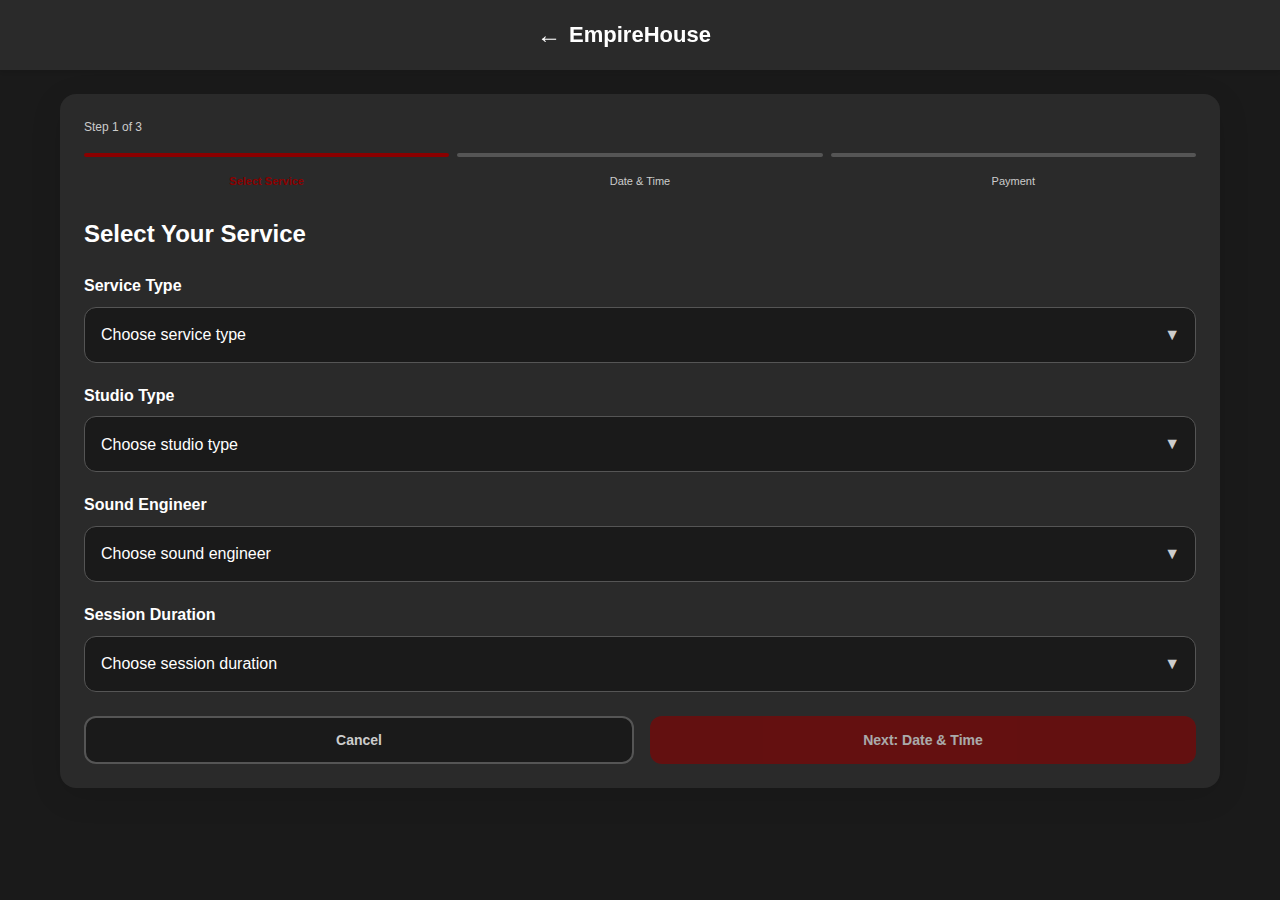
<file: booking.html>
<!DOCTYPE html>
<html lang="en">
<head>
    <meta charset="UTF-8">
    <meta name="viewport" content="width=device-width, initial-scale=1.0">
    <title>Book Studio - Empire House Productions</title>
    <style>
        * {
            margin: 0;
            padding: 0;
            box-sizing: border-box;
            font-family: 'Inter', 'Segoe UI', Tahoma, Geneva, Verdana, sans-serif;
        }

        :root {
            --primary-bg: #1A1A1A;
            --secondary-bg: #2A2A2A;
            --accent-gold: #D4AF37;
            --accent-red: #8B0000;
            --text-white: #FFFFFF;
            --text-light: #CCCCCC;
            --text-gray: #888888;
            --border-color: #3A3A3A;
            --alternate: #555555;
        }

        body {
            background-color: var(--primary-bg);
            color: var(--text-white);
            line-height: 1.6;
        }

        .container {
            max-width: 1200px;
            margin: 0 auto;
            padding: 0 20px;
        }

        /* Header Styles */
        header {
            background-color: var(--secondary-bg);
            position: fixed;
            width: 100%;
            top: 0;
            z-index: 1000;
            height: 70px;
            display: flex;
            align-items: center;
            box-shadow: 0 2px 4px rgba(0,0,0,0.1);
        }

        .navbar {
            display: flex;
            justify-content: space-between;
            align-items: center;
            width: 100%;
        }

        .back-button {
            background: none;
            border: none;
            color: var(--text-white);
            font-size: 1.5rem;
            cursor: pointer;
            padding: 8px;
        }

        .logo {
            font-size: 1.375rem;
            font-weight: 600;
            color: var(--text-white);
        }

        /* Main Content */
        .main-content {
            margin-top: 70px;
            padding: 1.5rem 0;
        }

        /* Booking Card */
        .booking-card {
            background: var(--secondary-bg);
            border-radius: 16px;
            box-shadow: 0 8px 32px rgba(0,0,0,0.1);
            padding: 1.5rem;
            margin-bottom: 2rem;
        }

        /* Progress Section */
        .progress-section {
            margin-bottom: 1.5rem;
        }

        .progress-text {
            color: var(--text-light);
            font-size: 0.75rem;
            font-weight: 500;
            margin-bottom: 1rem;
        }

        .progress-bar {
            display: flex;
            gap: 8px;
            margin-bottom: 1rem;
        }

        .progress-step {
            flex: 1;
            height: 4px;
            border-radius: 2px;
        }

        .step-active {
            background: var(--accent-red);
        }

        .step-inactive {
            background: var(--alternate);
        }

        .step-labels {
            display: flex;
            gap: 8px;
        }

        .step-label {
            flex: 1;
            font-size: 0.6875rem;
            text-align: center;
        }

        .step-active-label {
            color: var(--accent-red);
            font-weight: 600;
        }

        .step-inactive-label {
            color: var(--text-light);
            font-weight: 500;
        }

        /* Form Section */
        .form-section h2 {
            font-size: 1.5rem;
            font-weight: bold;
            margin-bottom: 1.25rem;
        }

        .form-group {
            margin-bottom: 1.25rem;
        }

        .form-label {
            display: block;
            margin-bottom: 0.5rem;
            color: var(--text-white);
            font-weight: 600;
        }

        .select-wrapper {
            position: relative;
            width: 100%;
        }

        .form-select {
            width: 100%;
            height: 56px;
            padding: 0 16px;
            background: var(--primary-bg);
            border: 1px solid var(--alternate);
            border-radius: 12px;
            color: var(--text-white);
            font-size: 1rem;
            appearance: none;
            cursor: pointer;
        }

        .select-arrow {
            position: absolute;
            right: 16px;
            top: 50%;
            transform: translateY(-50%);
            color: var(--text-light);
            pointer-events: none;
        }

        .form-select:focus {
            outline: none;
            border-color: var(--accent-gold);
        }

        /* Button Section */
        .button-section {
            display: flex;
            gap: 16px;
            margin-top: 1.5rem;
        }

        .btn {
            flex: 1;
            height: 48px;
            border: none;
            border-radius: 12px;
            font-size: 0.875rem;
            font-weight: 600;
            cursor: pointer;
            transition: all 0.3s ease;
            display: flex;
            align-items: center;
            justify-content: center;
        }

        .btn-cancel {
            background: var(--primary-bg);
            color: var(--text-light);
            border: 2px solid var(--alternate);
        }

        .btn-cancel:hover {
            background: var(--alternate);
            color: var(--text-white);
        }

        .btn-next {
            background: var(--accent-red);
            color: var(--text-white);
        }

        .btn-next:hover {
            background: #A52A2A;
        }

        /* Responsive Design */
        @media (max-width: 768px) {
            .booking-card {
                padding: 1rem;
            }

            .button-section {
                flex-direction: column;
            }

            .step-labels {
                font-size: 0.6rem;
            }
        }
    </style>
</head>
<body>
    <!-- Header -->
    <header>
        <div class="container">
            <nav class="navbar">
                <button class="back-button" onclick="location.href='index.html'">←</button>
                <div class="logo">EmpireHouse</div>
                <div style="width: 40px;"></div> <!-- Spacer for balance -->
            </nav>
        </div>
    </header>

    <!-- Main Content -->
    <main class="main-content">
        <div class="container">
            <div class="booking-card">
                <!-- Progress Section -->
                <div class="progress-section">
                    <div class="progress-text">Step 1 of 3</div>
                    <div class="progress-bar">
                        <div class="progress-step step-active"></div>
                        <div class="progress-step step-inactive"></div>
                        <div class="progress-step step-inactive"></div>
                    </div>
                    <div class="step-labels">
                        <div class="step-label step-active-label">Select Service</div>
                        <div class="step-label step-inactive-label">Date & Time</div>
                        <div class="step-label step-inactive-label">Payment</div>
                    </div>
                </div>

                <!-- Form Section -->
                <div class="form-section">
                    <h2>Select Your Service</h2>
                    
                    <form id="bookingForm">
                        <!-- Service Type -->
                        <div class="form-group">
                            <label class="form-label">Service Type</label>
                            <div class="select-wrapper">
                                <select class="form-select" id="serviceType" required>
                                    <option value="" disabled selected>Choose service type</option>
                                    <option value="studio-recording">Studio Recording</option>
                                    <option value="mixing-mastering">Mixing & Mastering</option>
                                    <option value="music-production">Music Production</option>
                                    <option value="vocal-recording">Vocal Recording</option>
                                    <option value="podcast-recording">Podcast Recording</option>
                                </select>
                                <div class="select-arrow">▼</div>
                            </div>
                        </div>

                        <!-- Studio Type -->
                        <div class="form-group">
                            <label class="form-label">Studio Type</label>
                            <div class="select-wrapper">
                                <select class="form-select" id="studioType" required>
                                    <option value="" disabled selected>Choose studio type</option>
                                    <option value="studio-a">Studio A - Premium</option>
                                    <option value="studio-b">Studio B - Standard</option>
                                    <option value="studio-c">Studio C - Vocal Booth</option>
                                    <option value="studio-d">Studio D - Live Room</option>
                                </select>
                                <div class="select-arrow">▼</div>
                            </div>
                        </div>

                        <!-- Sound Engineer -->
                        <div class="form-group">
                            <label class="form-label">Sound Engineer</label>
                            <div class="select-wrapper">
                                <select class="form-select" id="soundEngineer" required>
                                    <option value="" disabled selected>Choose sound engineer</option>
                                    <option value="marcus">Marcus Johnson - Senior</option>
                                    <option value="sarah">Sarah Chen - Lead</option>
                                    <option value="david">David Rodriguez - Specialist</option>
                                    <option value="emily">Emily Thompson - Junior</option>
                                    <option value="none">No Engineer Required</option>
                                </select>
                                <div class="select-arrow">▼</div>
                            </div>
                        </div>

                        <!-- Session Duration -->
                        <div class="form-group">
                            <label class="form-label">Session Duration</label>
                            <div class="select-wrapper">
                                <select class="form-select" id="sessionDuration" required>
                                    <option value="" disabled selected>Choose session duration</option>
                                    <option value="2-hours">2 Hours - $150</option>
                                    <option value="4-hours">4 Hours - $280</option>
                                    <option value="6-hours">6 Hours - $400</option>
                                    <option value="8-hours">8 Hours - $520</option>
                                    <option value="full-day">Full Day (10 Hours) - $650</option>
                                </select>
                                <div class="select-arrow">▼</div>
                            </div>
                        </div>

                        <!-- Buttons -->
                        <div class="button-section">
                            <button type="button" class="btn btn-cancel" onclick="location.href='index.html'">Cancel</button>
                            <button type="button" class="btn btn-next" onclick="proceedToNextStep()">Next: Date & Time</button>
                        </div>
                    </form>
                </div>
            </div>
        </div>
    </main>

    <script>
        // Form handling and validation
        document.addEventListener('DOMContentLoaded', function() {
            const form = document.getElementById('bookingForm');
            const nextButton = document.querySelector('.btn-next');
            
            // Add change event listeners to all selects
            const selects = form.querySelectorAll('select');
            selects.forEach(select => {
                select.addEventListener('change', function() {
                    validateForm();
                });
            });

            function validateForm() {
                let isValid = true;
                
                selects.forEach(select => {
                    if (!select.value) {
                        isValid = false;
                    }
                });

                // Enable/disable next button based on validation
                if (isValid) {
                    nextButton.disabled = false;
                    nextButton.style.opacity = '1';
                    nextButton.style.cursor = 'pointer';
                } else {
                    nextButton.disabled = true;
                    nextButton.style.opacity = '0.6';
                    nextButton.style.cursor = 'not-allowed';
                }
                
                return isValid;
            }

            // Initialize form validation
            validateForm();
        });

        function proceedToNextStep() {
            // Collect form data
            const formData = {
                serviceType: document.getElementById('serviceType').value,
                studioType: document.getElementById('studioType').value,
                soundEngineer: document.getElementById('soundEngineer').value,
                sessionDuration: document.getElementById('sessionDuration').value
            };

            // Validate form
            let isValid = true;
            Object.values(formData).forEach(value => {
                if (!value) isValid = false;
            });

            if (!isValid) {
                alert('Please fill in all fields before proceeding.');
                return;
            }

            // Store booking data in sessionStorage
            sessionStorage.setItem('bookingData', JSON.stringify(formData));
            
            // Redirect to next step (date & time selection)
            // For now, redirect to payments page as per your Flutter Flow code
            window.location.href = 'payments.html';
        }

        // Load previously saved data if available
        window.addEventListener('load', function() {
            const savedData = sessionStorage.getItem('bookingData');
            if (savedData) {
                const formData = JSON.parse(savedData);
                document.getElementById('serviceType').value = formData.serviceType || '';
                document.getElementById('studioType').value = formData.studioType || '';
                document.getElementById('soundEngineer').value = formData.soundEngineer || '';
                document.getElementById('sessionDuration').value = formData.sessionDuration || '';
            }
        });
    </script>
</body>
</html>
</file>
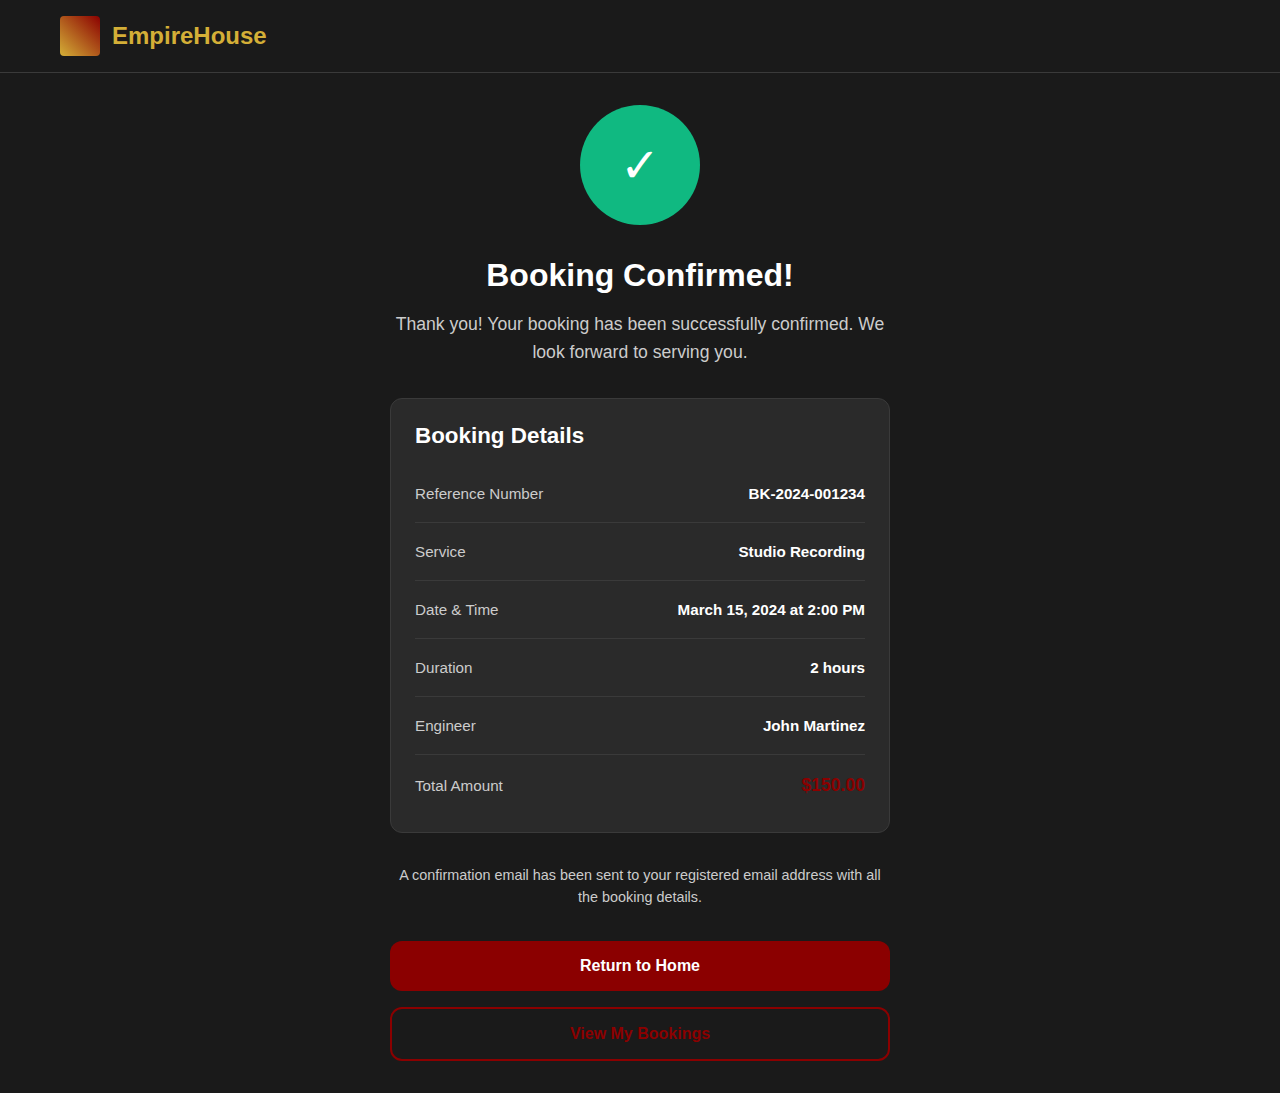
<file: confirmation.html>
<!DOCTYPE html>
<html lang="en">
<head>
    <meta charset="UTF-8">
    <meta name="viewport" content="width=device-width, initial-scale=1.0">
    <title>Booking Confirmed - Empire House</title>
    <style>
        * {
            margin: 0;
            padding: 0;
            box-sizing: border-box;
            font-family: 'Inter', 'Segoe UI', Tahoma, Geneva, Verdana, sans-serif;
        }

        :root {
            --primary-bg: #1A1A1A;
            --secondary-bg: #2A2A2A;
            --accent-gold: #D4AF37;
            --accent-red: #8B0000;
            --success: #10B981;
            --text-white: #FFFFFF;
            --text-light: #CCCCCC;
            --text-gray: #888888;
            --border-color: #3A3A3A;
        }

        body {
            background-color: var(--primary-bg);
            color: var(--text-white);
            min-height: 100vh;
            display: flex;
            flex-direction: column;
        }

        /* Header Styles */
        header {
            background-color: var(--primary-bg);
            border-bottom: 1px solid var(--border-color);
            position: sticky;
            top: 0;
            z-index: 100;
        }

        .navbar {
            display: flex;
            justify-content: space-between;
            align-items: center;
            padding: 1rem 0;
        }

        .logo {
            display: flex;
            align-items: center;
            gap: 12px;
        }

        .logo-img {
            width: 40px;
            height: 40px;
            border-radius: 4px;
            background: linear-gradient(45deg, var(--accent-gold), var(--accent-red));
        }

        .logo-text {
            font-size: 1.5rem;
            font-weight: bold;
            color: var(--accent-gold);
        }

        .container {
            max-width: 1200px;
            margin: 0 auto;
            padding: 0 20px;
        }

        /* Confirmation Content */
        .confirmation-container {
            flex: 1;
            display: flex;
            align-items: center;
            justify-content: center;
            padding: 2rem 0;
        }

        .confirmation-content {
            width: 100%;
            max-width: 500px;
            text-align: center;
        }

        .success-icon {
            width: 120px;
            height: 120px;
            background: var(--success);
            border-radius: 50%;
            display: flex;
            align-items: center;
            justify-content: center;
            margin: 0 auto 2rem;
            color: var(--text-white);
            font-size: 3rem;
        }

        .confirmation-title {
            font-size: 2rem;
            font-weight: bold;
            margin-bottom: 1rem;
            color: var(--text-white);
        }

        .confirmation-message {
            color: var(--text-light);
            font-size: 1.1rem;
            line-height: 1.6;
            margin-bottom: 2rem;
        }

        /* Booking Details Card */
        .booking-card {
            background: var(--secondary-bg);
            border: 1px solid var(--border-color);
            border-radius: 12px;
            padding: 1.5rem;
            margin-bottom: 2rem;
            text-align: left;
        }

        .card-title {
            font-size: 1.4rem;
            font-weight: 600;
            margin-bottom: 1.5rem;
            color: var(--text-white);
        }

        .detail-row {
            display: flex;
            justify-content: space-between;
            align-items: center;
            padding: 0.75rem 0;
        }

        .detail-label {
            color: var(--text-light);
            font-size: 0.95rem;
        }

        .detail-value {
            color: var(--text-white);
            font-weight: 600;
            font-size: 0.95rem;
        }

        .detail-value.amount {
            color: var(--accent-red);
            font-size: 1.1rem;
            font-weight: bold;
        }

        .divider {
            height: 1px;
            background: var(--border-color);
            margin: 0.5rem 0;
        }

        /* Email Confirmation */
        .email-confirmation {
            color: var(--text-light);
            font-size: 0.9rem;
            line-height: 1.5;
            margin-bottom: 2rem;
            text-align: center;
        }

        /* Action Buttons */
        .action-buttons {
            display: flex;
            flex-direction: column;
            gap: 1rem;
        }

        .btn {
            padding: 1rem 2rem;
            border: none;
            border-radius: 12px;
            font-size: 1rem;
            font-weight: 600;
            cursor: pointer;
            transition: all 0.3s ease;
            text-decoration: none;
            display: inline-block;
            text-align: center;
        }

        .btn-primary {
            background: var(--accent-red);
            color: var(--text-white);
        }

        .btn-primary:hover {
            background: #A52A2A;
        }

        .btn-outline {
            background: transparent;
            color: var(--accent-red);
            border: 2px solid var(--accent-red);
        }

        .btn-outline:hover {
            background: var(--accent-red);
            color: var(--text-white);
        }

        /* Responsive Design */
        @media (max-width: 768px) {
            .confirmation-container {
                padding: 1rem 0;
            }
            
            .confirmation-content {
                padding: 0 1rem;
            }
            
            .success-icon {
                width: 100px;
                height: 100px;
                font-size: 2.5rem;
            }
            
            .confirmation-title {
                font-size: 1.75rem;
            }
            
            .booking-card {
                padding: 1rem;
            }
        }

        @media (max-width: 480px) {
            .detail-row {
                flex-direction: column;
                align-items: flex-start;
                gap: 0.25rem;
            }
            
            .btn {
                padding: 0.875rem 1.5rem;
            }
        }
    </style>
</head>
<body>
    <!-- Header -->
    <header>
        <div class="container">
            <nav class="navbar">
                <div class="logo">
                    <div class="logo-img"></div>
                    <div class="logo-text">EmpireHouse</div>
                </div>
            </nav>
        </div>
    </header>

    <!-- Confirmation Content -->
    <main class="confirmation-container">
        <div class="container">
            <div class="confirmation-content">
                <!-- Success Icon -->
                <div class="success-icon">✓</div>
                
                <!-- Confirmation Message -->
                <h1 class="confirmation-title">Booking Confirmed!</h1>
                <p class="confirmation-message">
                    Thank you! Your booking has been successfully confirmed. We look forward to serving you.
                </p>
                
                <!-- Booking Details Card -->
                <div class="booking-card">
                    <h2 class="card-title">Booking Details</h2>
                    
                    <div class="detail-row">
                        <span class="detail-label">Reference Number</span>
                        <span class="detail-value">BK-2024-001234</span>
                    </div>
                    <div class="divider"></div>
                    
                    <div class="detail-row">
                        <span class="detail-label">Service</span>
                        <span class="detail-value">Studio Recording</span>
                    </div>
                    <div class="divider"></div>
                    
                    <div class="detail-row">
                        <span class="detail-label">Date & Time</span>
                        <span class="detail-value">March 15, 2024 at 2:00 PM</span>
                    </div>
                    <div class="divider"></div>
                    
                    <div class="detail-row">
                        <span class="detail-label">Duration</span>
                        <span class="detail-value">2 hours</span>
                    </div>
                    <div class="divider"></div>
                    
                    <div class="detail-row">
                        <span class="detail-label">Engineer</span>
                        <span class="detail-value">John Martinez</span>
                    </div>
                    <div class="divider"></div>
                    
                    <div class="detail-row">
                        <span class="detail-label">Total Amount</span>
                        <span class="detail-value amount">$150.00</span>
                    </div>
                </div>
                
                <!-- Email Confirmation -->
                <p class="email-confirmation">
                    A confirmation email has been sent to your registered email address with all the booking details.
                </p>
                
                <!-- Action Buttons -->
                <div class="action-buttons">
                    <button onclick="location.href='index.html'" class="btn btn-primary">Return to Home</button>
                    <button onclick="location.href='profile.html'" class="btn btn-outline">View My Bookings</button>
                </div>
            </div>
        </div>
    </main>

    <script>
        // Simple page interactions
        document.addEventListener('DOMContentLoaded', function() {
            // Add any confirmation page specific JavaScript here
            console.log('Confirmation page loaded');
            
            // You could add functionality to:
            // 1. Display dynamic booking details from URL parameters
            // 2. Send confirmation email via Firebase
            // 3. Track conversion analytics
        });
    </script>
</body>
</html>
</file>
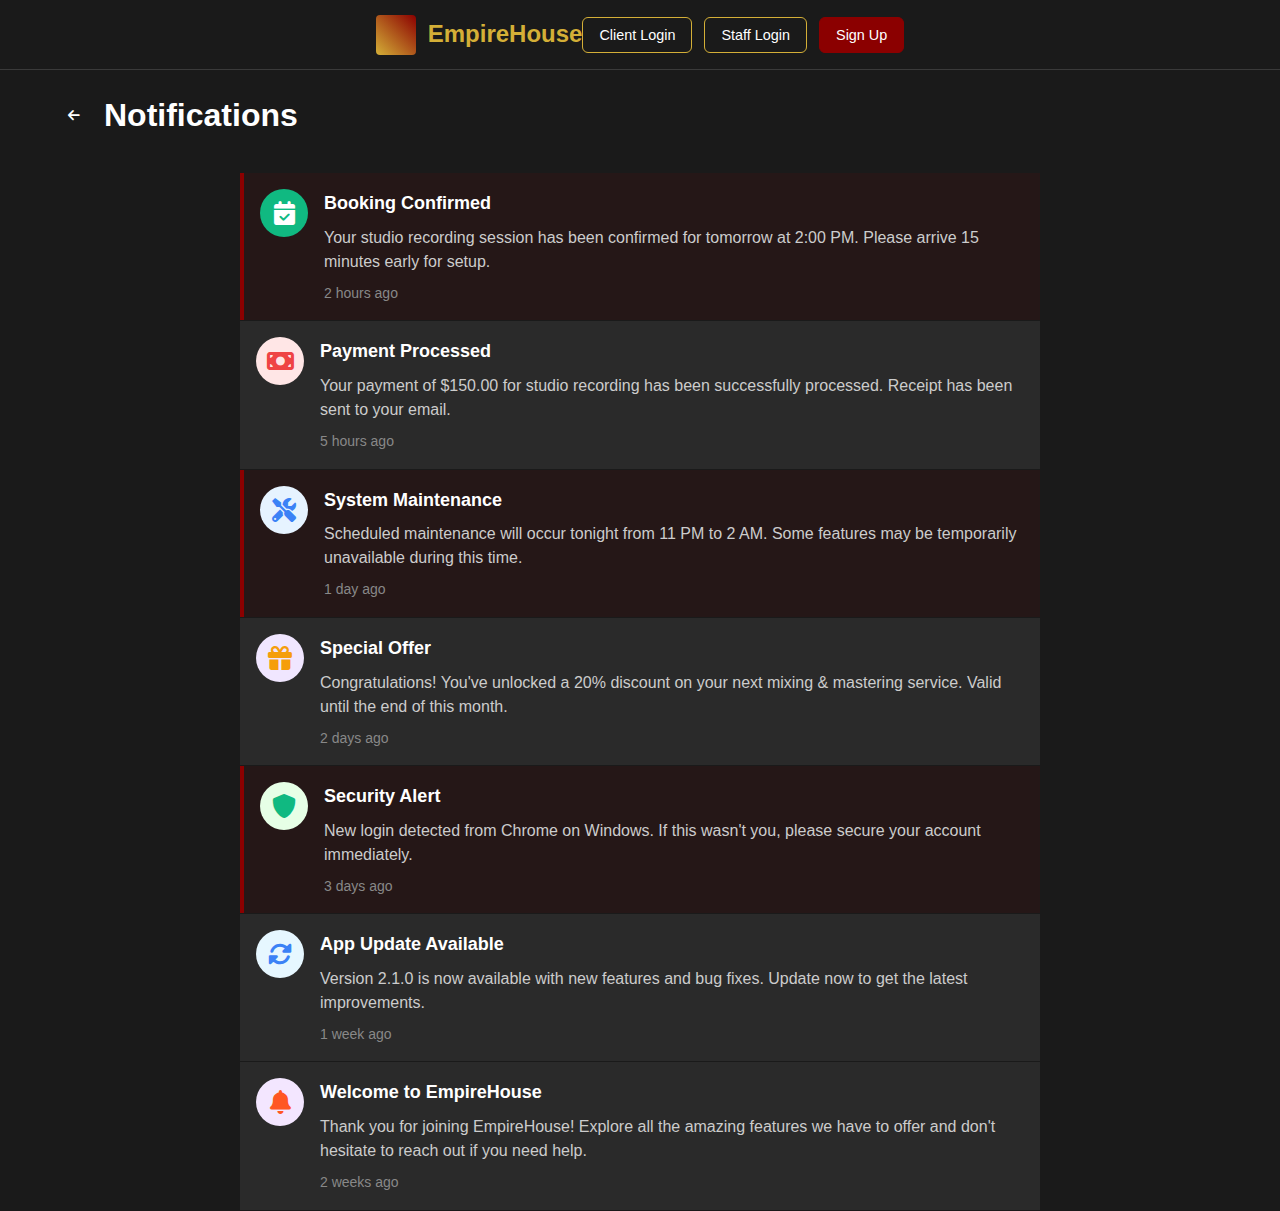
<file: notifications.html>
<!DOCTYPE html>
<html lang="en">
<head>
    <meta charset="UTF-8">
    <meta name="viewport" content="width=device-width, initial-scale=1.0">
    <title>Notifications - Empire House</title>
    <style>
        * {
            margin: 0;
            padding: 0;
            box-sizing: border-box;
            font-family: 'Inter', 'Segoe UI', Tahoma, Geneva, Verdana, sans-serif;
        }

        :root {
            --primary-bg: #1A1A1A;
            --secondary-bg: #2A2A2A;
            --accent-gold: #D4AF37;
            --accent-red: #8B0000;
            --text-white: #FFFFFF;
            --text-light: #CCCCCC;
            --text-gray: #888888;
            --border-color: #3A3A3A;
            --success: #10B981;
            --error: #EF4444;
            --info: #3B82F6;
            --warning: #F59E0B;
        }

        body {
            background-color: var(--primary-bg);
            color: var(--text-white);
            line-height: 1.6;
        }

        .container {
            max-width: 1200px;
            margin: 0 auto;
            padding: 0 20px;
        }

        /* Header Styles */
        header {
            background-color: var(--primary-bg);
            position: fixed;
            width: 100%;
            top: 0;
            z-index: 1000;
            height: 70px;
            display: flex;
            align-items: center;
            border-bottom: 1px solid var(--border-color);
        }

        .navbar {
            display: flex;
            justify-content: space-between;
            align-items: center;
            width: 100%;
        }

        .logo {
            display: flex;
            align-items: center;
            gap: 12px;
        }

        .logo-img {
            width: 40px;
            height: 40px;
            border-radius: 4px;
            background: linear-gradient(45deg, var(--accent-gold), var(--accent-red));
        }

        .logo-text {
            font-size: 1.5rem;
            font-weight: bold;
            color: var(--accent-gold);
        }

        .nav-buttons {
            display: flex;
            gap: 12px;
        }

        .nav-btn {
            padding: 8px 16px;
            background: transparent;
            border: 1px solid var(--accent-gold);
            color: var(--text-white);
            border-radius: 6px;
            cursor: pointer;
            transition: all 0.3s ease;
            font-size: 0.9rem;
            height: 36px;
            display: flex;
            align-items: center;
            justify-content: center;
        }

        .nav-btn:hover {
            background: var(--accent-gold);
            color: var(--primary-bg);
        }

        .nav-btn.primary {
            background: var(--accent-red);
            border-color: var(--accent-red);
        }

        .nav-btn.primary:hover {
            background: #A52A2A;
            border-color: #A52A2A;
        }

        /* Page Header */
        .page-header {
            margin-top: 90px;
            margin-bottom: 2rem;
            display: flex;
            align-items: center;
            gap: 1rem;
        }

        .back-btn {
            background: transparent;
            border: none;
            color: var(--text-white);
            cursor: pointer;
            padding: 8px;
            border-radius: 20px;
            display: flex;
            align-items: center;
            justify-content: center;
            transition: background 0.3s ease;
        }

        .back-btn:hover {
            background: var(--secondary-bg);
        }

        .page-title {
            font-size: 2rem;
            font-weight: bold;
            color: var(--text-white);
        }

        /* Notifications List */
        .notifications-container {
            max-width: 800px;
            margin: 0 auto;
        }

        .notification-item {
            background: var(--secondary-bg);
            margin-bottom: 1px;
            transition: background 0.3s ease;
        }

        .notification-item.unread {
            background: rgba(139, 0, 0, 0.1);
            border-left: 4px solid var(--accent-red);
        }

        .notification-content {
            padding: 1rem;
            display: flex;
            gap: 1rem;
            align-items: flex-start;
        }

        .notification-icon {
            width: 48px;
            height: 48px;
            border-radius: 50%;
            display: flex;
            align-items: center;
            justify-content: center;
            flex-shrink: 0;
        }

        .icon-success {
            background: var(--success);
        }

        .icon-error {
            background: #FFE6E6;
        }

        .icon-info {
            background: #E6F3FF;
        }

        .icon-warning {
            background: #F0E6FF;
        }

        .icon-security {
            background: #E6FFE6;
        }

        .icon-update {
            background: #E6F7FF;
        }

        .icon-welcome {
            background: #F3E6FF;
        }

        .notification-icon i {
            font-size: 1.5rem;
        }

        .icon-success i {
            color: white;
        }

        .icon-error i {
            color: var(--error);
        }

        .icon-info i {
            color: var(--info);
        }

        .icon-warning i {
            color: var(--warning);
        }

        .icon-security i {
            color: var(--success);
        }

        .icon-update i {
            color: var(--info);
        }

        .icon-welcome i {
            color: #FF5722;
        }

        .notification-details {
            flex: 1;
        }

        .notification-title {
            font-size: 1.125rem;
            font-weight: 600;
            color: var(--text-white);
            margin-bottom: 0.5rem;
        }

        .notification-message {
            color: var(--text-light);
            margin-bottom: 0.5rem;
            line-height: 1.5;
        }

        .notification-time {
            color: var(--text-gray);
            font-size: 0.875rem;
            font-weight: 500;
        }

        /* Responsive Design */
        @media (max-width: 768px) {
            .nav-buttons {
                display: none;
            }

            .page-header {
                margin-top: 80px;
                padding: 0 1rem;
            }

            .notification-content {
                padding: 0.75rem;
            }

            .notification-icon {
                width: 40px;
                height: 40px;
            }

            .notification-icon i {
                font-size: 1.25rem;
            }
        }
    </style>
    <link href="https://cdnjs.cloudflare.com/ajax/libs/font-awesome/6.0.0/css/all.min.css" rel="stylesheet">
</head>
<body>
    <!-- Header -->
    <header>
        <div class="container">
            <nav class="navbar">
                <div class="logo">
                    <div class="logo-img"></div>
                    <div class="logo-text">EmpireHouse</div>
                </div>
                <div class="nav-buttons" id="loginButtons">
                    <button onclick="location.href='client-login.html'" class="nav-btn">Client Login</button>
                    <button onclick="location.href='staff-login.html'" class="nav-btn">Staff Login</button>
                    <button onclick="location.href='signup.html'" class="nav-btn primary">Sign Up</button>
                </div>
            </nav>
        </div>
    </header>

    <!-- Page Content -->
    <div class="container">
        <!-- Page Header -->
        <div class="page-header">
            <button class="back-btn" onclick="location.href='index.html'">
                <i class="fas fa-arrow-left"></i>
            </button>
            <h1 class="page-title">Notifications</h1>
        </div>

        <!-- Notifications List -->
        <div class="notifications-container">
            <!-- Unread Notification 1 -->
            <div class="notification-item unread">
                <div class="notification-content">
                    <div class="notification-icon icon-success">
                        <i class="fas fa-calendar-check"></i>
                    </div>
                    <div class="notification-details">
                        <h3 class="notification-title">Booking Confirmed</h3>
                        <p class="notification-message">
                            Your studio recording session has been confirmed for tomorrow at 2:00 PM. 
                            Please arrive 15 minutes early for setup.
                        </p>
                        <p class="notification-time">2 hours ago</p>
                    </div>
                </div>
            </div>

            <!-- Read Notification 2 -->
            <div class="notification-item">
                <div class="notification-content">
                    <div class="notification-icon icon-error">
                        <i class="fas fa-money-bill"></i>
                    </div>
                    <div class="notification-details">
                        <h3 class="notification-title">Payment Processed</h3>
                        <p class="notification-message">
                            Your payment of $150.00 for studio recording has been successfully processed. 
                            Receipt has been sent to your email.
                        </p>
                        <p class="notification-time">5 hours ago</p>
                    </div>
                </div>
            </div>

            <!-- Unread Notification 3 -->
            <div class="notification-item unread">
                <div class="notification-content">
                    <div class="notification-icon icon-info">
                        <i class="fas fa-tools"></i>
                    </div>
                    <div class="notification-details">
                        <h3 class="notification-title">System Maintenance</h3>
                        <p class="notification-message">
                            Scheduled maintenance will occur tonight from 11 PM to 2 AM. 
                            Some features may be temporarily unavailable during this time.
                        </p>
                        <p class="notification-time">1 day ago</p>
                    </div>
                </div>
            </div>

            <!-- Read Notification 4 -->
            <div class="notification-item">
                <div class="notification-content">
                    <div class="notification-icon icon-warning">
                        <i class="fas fa-gift"></i>
                    </div>
                    <div class="notification-details">
                        <h3 class="notification-title">Special Offer</h3>
                        <p class="notification-message">
                            Congratulations! You've unlocked a 20% discount on your next mixing & mastering service. 
                            Valid until the end of this month.
                        </p>
                        <p class="notification-time">2 days ago</p>
                    </div>
                </div>
            </div>

            <!-- Unread Notification 5 -->
            <div class="notification-item unread">
                <div class="notification-content">
                    <div class="notification-icon icon-security">
                        <i class="fas fa-shield-alt"></i>
                    </div>
                    <div class="notification-details">
                        <h3 class="notification-title">Security Alert</h3>
                        <p class="notification-message">
                            New login detected from Chrome on Windows. If this wasn't you, 
                            please secure your account immediately.
                        </p>
                        <p class="notification-time">3 days ago</p>
                    </div>
                </div>
            </div>

            <!-- Read Notification 6 -->
            <div class="notification-item">
                <div class="notification-content">
                    <div class="notification-icon icon-update">
                        <i class="fas fa-sync-alt"></i>
                    </div>
                    <div class="notification-details">
                        <h3 class="notification-title">App Update Available</h3>
                        <p class="notification-message">
                            Version 2.1.0 is now available with new features and bug fixes. 
                            Update now to get the latest improvements.
                        </p>
                        <p class="notification-time">1 week ago</p>
                    </div>
                </div>
            </div>

            <!-- Read Notification 7 -->
            <div class="notification-item">
                <div class="notification-content">
                    <div class="notification-icon icon-welcome">
                        <i class="fas fa-bell"></i>
                    </div>
                    <div class="notification-details">
                        <h3 class="notification-title">Welcome to EmpireHouse</h3>
                        <p class="notification-message">
                            Thank you for joining EmpireHouse! Explore all the amazing features we have to offer 
                            and don't hesitate to reach out if you need help.
                        </p>
                        <p class="notification-time">2 weeks ago</p>
                    </div>
                </div>
            </div>
        </div>
    </div>

    <script>
        // Firebase configuration
        const firebaseConfig = {
            apiKey: "AIzaSyCgB3Gi-KbzhOln4F5RQGQbb1d2Lx2Y5EQ",
            authDomain: "empire-house-productions.firebaseapp.com",
            projectId: "empire-house-productions",
            storageBucket: "empire-house-productions.firebasestorage.app",
            messagingSenderId: "491578812797",
            appId: "1:491578812797:web:57e61edb7e7d6ff3a60414",
            measurementId: "G-2N04H460SP"
        };

        // Check authentication state and update header
        document.addEventListener('DOMContentLoaded', function() {
            // Simulate authentication check (replace with actual Firebase auth)
            const isLoggedIn = false; // Change based on actual auth state
            
            if (isLoggedIn) {
                document.getElementById('loginButtons').innerHTML = `
                    <button onclick="location.href='profile.html'" class="nav-btn">My Profile</button>
                    <button onclick="logout()" class="nav-btn">Logout</button>
                `;
            }

            // Add click handlers for notifications
            document.querySelectorAll('.notification-item').forEach(item => {
                item.addEventListener('click', function() {
                    // Mark as read when clicked
                    this.classList.remove('unread');
                });
            });
        });

        function logout() {
            // Add logout functionality here
            console.log('Logging out...');
            location.reload();
        }
    </script>
</body>
</html>
</file>
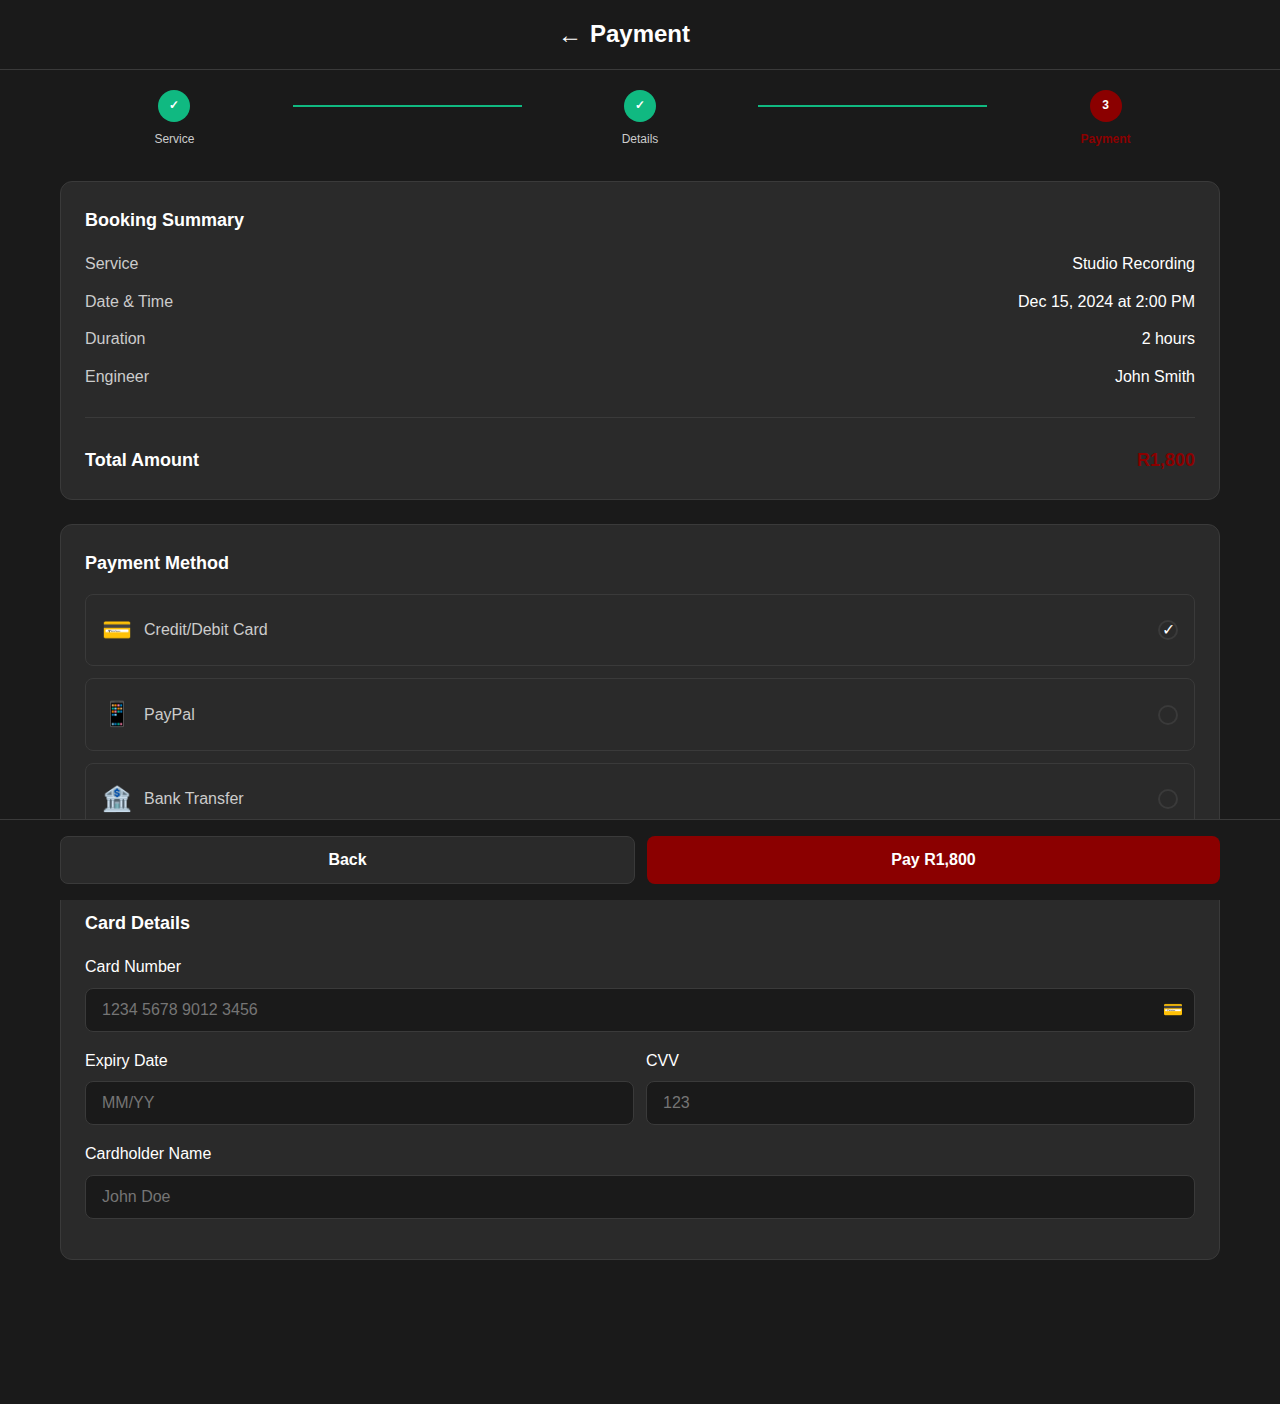
<file: payments.html>
<!DOCTYPE html>
<html lang="en">
<head>
    <meta charset="UTF-8">
    <meta name="viewport" content="width=device-width, initial-scale=1.0">
    <title>Payment - Empire House Productions</title>
    <style>
        * {
            margin: 0;
            padding: 0;
            box-sizing: border-box;
            font-family: 'Inter', 'Segoe UI', Tahoma, Geneva, Verdana, sans-serif;
        }

        :root {
            --primary-bg: #1A1A1A;
            --secondary-bg: #2A2A2A;
            --accent-gold: #D4AF37;
            --accent-red: #8B0000;
            --text-white: #FFFFFF;
            --text-light: #CCCCCC;
            --text-gray: #888888;
            --border-color: #3A3A3A;
            --success-color: #10B981;
        }

        body {
            background-color: var(--primary-bg);
            color: var(--text-white);
            line-height: 1.6;
        }

        .container {
            max-width: 1200px;
            margin: 0 auto;
            padding: 0 20px;
        }

        /* Header Styles */
        header {
            background-color: var(--primary-bg);
            position: fixed;
            width: 100%;
            top: 0;
            z-index: 1000;
            height: 70px;
            display: flex;
            align-items: center;
            border-bottom: 1px solid var(--border-color);
        }

        .navbar {
            display: flex;
            justify-content: space-between;
            align-items: center;
            width: 100%;
        }

        .logo {
            display: flex;
            align-items: center;
            gap: 12px;
        }

        .logo-img {
            width: 40px;
            height: 40px;
            border-radius: 4px;
            background: linear-gradient(45deg, var(--accent-gold), var(--accent-red));
        }

        .logo-text {
            font-size: 1.5rem;
            font-weight: bold;
            color: var(--accent-gold);
        }

        .back-btn {
            background: transparent;
            border: none;
            color: var(--text-white);
            font-size: 1.5rem;
            cursor: pointer;
            padding: 8px;
            border-radius: 50%;
            transition: background 0.3s ease;
        }

        .back-btn:hover {
            background: var(--secondary-bg);
        }

        .page-title {
            font-size: 1.5rem;
            font-weight: 600;
            color: var(--text-white);
        }

        /* Main Content */
        .main-content {
            margin-top: 90px;
            padding-bottom: 120px;
        }

        /* Progress Steps */
        .progress-steps {
            display: flex;
            justify-content: space-between;
            align-items: flex-start;
            margin-bottom: 2rem;
        }

        .step {
            display: flex;
            flex-direction: column;
            align-items: center;
            flex: 1;
        }

        .step-circle {
            width: 32px;
            height: 32px;
            border-radius: 50%;
            display: flex;
            align-items: center;
            justify-content: center;
            margin-bottom: 8px;
            font-size: 0.75rem;
            font-weight: 600;
        }

        .step-circle.completed {
            background: var(--success-color);
            color: var(--text-white);
        }

        .step-circle.active {
            background: var(--accent-red);
            color: var(--text-white);
        }

        .step-circle.pending {
            background: var(--secondary-bg);
            color: var(--text-light);
            border: 2px solid var(--border-color);
        }

        .step-label {
            font-size: 0.75rem;
            text-align: center;
            color: var(--text-light);
        }

        .step-label.active {
            color: var(--accent-red);
            font-weight: 600;
        }

        .step-connector {
            height: 2px;
            flex: 1;
            margin: 15px 4px 0;
        }

        .step-connector.completed {
            background: var(--success-color);
        }

        .step-connector.pending {
            background: var(--border-color);
        }

        /* Cards */
        .card {
            background: var(--secondary-bg);
            border: 1px solid var(--border-color);
            border-radius: 12px;
            padding: 1.5rem;
            margin-bottom: 1.5rem;
        }

        .card-header {
            font-size: 1.125rem;
            font-weight: 600;
            margin-bottom: 1rem;
            color: var(--text-white);
        }

        /* Booking Summary */
        .booking-details {
            display: flex;
            flex-direction: column;
            gap: 0.75rem;
        }

        .detail-row {
            display: flex;
            justify-content: space-between;
        }

        .detail-label {
            color: var(--text-light);
        }

        .detail-value {
            color: var(--text-white);
            font-weight: 500;
        }

        .divider {
            height: 1px;
            background: var(--border-color);
            margin: 1rem 0;
        }

        .total-amount {
            display: flex;
            justify-content: space-between;
            font-weight: bold;
            font-size: 1.125rem;
        }

        .total-amount .amount {
            color: var(--accent-red);
        }

        /* Payment Methods */
        .payment-methods {
            display: flex;
            flex-direction: column;
            gap: 0.75rem;
        }

        .payment-method {
            display: flex;
            justify-content: space-between;
            align-items: center;
            padding: 1rem;
            border-radius: 8px;
            cursor: pointer;
            transition: all 0.3s ease;
        }

        .payment-method.active {
            background: rgba(139, 0, 0, 0.1);
            border: 2px solid var(--accent-red);
        }

        .payment-method:not(.active) {
            background: var(--secondary-bg);
            border: 1px solid var(--border-color);
        }

        .payment-method-info {
            display: flex;
            align-items: center;
            gap: 12px;
        }

        .payment-icon {
            font-size: 1.5rem;
        }

        .payment-method.active .payment-icon {
            color: var(--accent-red);
        }

        .payment-method:not(.active) .payment-icon {
            color: var(--text-light);
        }

        .payment-name {
            font-weight: 500;
        }

        .payment-method.active .payment-name {
            color: var(--text-white);
        }

        .payment-method:not(.active) .payment-name {
            color: var(--text-light);
        }

        .payment-check {
            width: 20px;
            height: 20px;
            border-radius: 50%;
            display: flex;
            align-items: center;
            justify-content: center;
        }

        .payment-method.active .payment-check {
            background: var(--accent-red);
            color: var(--text-white);
        }

        .payment-method:not(.active) .payment-check {
            border: 2px solid var(--border-color);
        }

        /* Card Details Form */
        .form-group {
            margin-bottom: 1rem;
        }

        .form-label {
            display: block;
            margin-bottom: 0.5rem;
            color: var(--text-white);
            font-weight: 500;
        }

        .form-control {
            width: 100%;
            padding: 12px 16px;
            background: var(--primary-bg);
            border: 1px solid var(--border-color);
            border-radius: 8px;
            color: var(--text-white);
            font-size: 1rem;
        }

        .form-control:focus {
            outline: none;
            border-color: var(--accent-gold);
        }

        .form-row {
            display: flex;
            gap: 12px;
        }

        .form-row .form-group {
            flex: 1;
        }

        .input-with-icon {
            position: relative;
        }

        .input-icon {
            position: absolute;
            right: 12px;
            top: 50%;
            transform: translateY(-50%);
            color: var(--accent-red);
        }

        /* Action Buttons */
        .action-buttons {
            position: fixed;
            bottom: 0;
            left: 0;
            right: 0;
            background: var(--primary-bg);
            padding: 1rem;
            border-top: 1px solid var(--border-color);
        }

        .buttons-container {
            max-width: 1200px;
            margin: 0 auto;
            padding: 0 20px;
            display: flex;
            gap: 12px;
        }

        .btn {
            flex: 1;
            padding: 12px 24px;
            border: none;
            border-radius: 8px;
            font-size: 1rem;
            font-weight: 600;
            cursor: pointer;
            transition: all 0.3s ease;
            height: 48px;
        }

        .btn-outline {
            background: var(--secondary-bg);
            color: var(--text-white);
            border: 1px solid var(--border-color);
        }

        .btn-outline:hover {
            background: var(--border-color);
        }

        .btn-primary {
            background: var(--accent-red);
            color: var(--text-white);
        }

        .btn-primary:hover {
            background: #A52A2A;
        }

        /* Responsive Design */
        @media (max-width: 768px) {
            .form-row {
                flex-direction: column;
                gap: 0;
            }

            .progress-steps {
                padding: 0 10px;
            }

            .step-label {
                font-size: 0.7rem;
            }
        }
    </style>
</head>
<body>
    <!-- Header -->
    <header>
        <div class="container">
            <nav class="navbar">
                <button class="back-btn" onclick="location.href='booking.html'">←</button>
                <div class="page-title">Payment</div>
                <div style="width: 40px;"></div> <!-- Spacer for balance -->
            </nav>
        </div>
    </header>

    <!-- Main Content -->
    <div class="container">
        <div class="main-content">
            <!-- Progress Steps -->
            <div class="progress-steps">
                <div class="step">
                    <div class="step-circle completed">✓</div>
                    <div class="step-label">Service</div>
                </div>
                <div class="step-connector completed"></div>
                <div class="step">
                    <div class="step-circle completed">✓</div>
                    <div class="step-label">Details</div>
                </div>
                <div class="step-connector completed"></div>
                <div class="step">
                    <div class="step-circle active">3</div>
                    <div class="step-label active">Payment</div>
                </div>
            </div>

            <!-- Booking Summary -->
            <div class="card">
                <h3 class="card-header">Booking Summary</h3>
                <div class="booking-details">
                    <div class="detail-row">
                        <span class="detail-label">Service</span>
                        <span class="detail-value">Studio Recording</span>
                    </div>
                    <div class="detail-row">
                        <span class="detail-label">Date & Time</span>
                        <span class="detail-value">Dec 15, 2024 at 2:00 PM</span>
                    </div>
                    <div class="detail-row">
                        <span class="detail-label">Duration</span>
                        <span class="detail-value">2 hours</span>
                    </div>
                    <div class="detail-row">
                        <span class="detail-label">Engineer</span>
                        <span class="detail-value">John Smith</span>
                    </div>
                    <div class="divider"></div>
                    <div class="total-amount">
                        <span>Total Amount</span>
                        <span class="amount">R1,800</span>
                    </div>
                </div>
            </div>

            <!-- Payment Methods -->
            <div class="card">
                <h3 class="card-header">Payment Method</h3>
                <div class="payment-methods">
                    <div class="payment-method active" onclick="selectPaymentMethod('card')">
                        <div class="payment-method-info">
                            <span class="payment-icon">💳</span>
                            <span class="payment-name">Credit/Debit Card</span>
                        </div>
                        <div class="payment-check">✓</div>
                    </div>
                    <div class="payment-method" onclick="selectPaymentMethod('paypal')">
                        <div class="payment-method-info">
                            <span class="payment-icon">📱</span>
                            <span class="payment-name">PayPal</span>
                        </div>
                        <div class="payment-check"></div>
                    </div>
                    <div class="payment-method" onclick="selectPaymentMethod('bank')">
                        <div class="payment-method-info">
                            <span class="payment-icon">🏦</span>
                            <span class="payment-name">Bank Transfer</span>
                        </div>
                        <div class="payment-check"></div>
                    </div>
                </div>
            </div>

            <!-- Card Details -->
            <div class="card" id="cardDetails">
                <h3 class="card-header">Card Details</h3>
                <form id="paymentForm">
                    <div class="form-group">
                        <label class="form-label" for="cardNumber">Card Number</label>
                        <div class="input-with-icon">
                            <input type="text" id="cardNumber" class="form-control" placeholder="1234 5678 9012 3456" maxlength="19">
                            <span class="input-icon">💳</span>
                        </div>
                    </div>
                    <div class="form-row">
                        <div class="form-group">
                            <label class="form-label" for="expiryDate">Expiry Date</label>
                            <input type="text" id="expiryDate" class="form-control" placeholder="MM/YY" maxlength="5">
                        </div>
                        <div class="form-group">
                            <label class="form-label" for="cvv">CVV</label>
                            <input type="text" id="cvv" class="form-control" placeholder="123" maxlength="3">
                        </div>
                    </div>
                    <div class="form-group">
                        <label class="form-label" for="cardholderName">Cardholder Name</label>
                        <input type="text" id="cardholderName" class="form-control" placeholder="John Doe">
                    </div>
                </form>
            </div>
        </div>
    </div>

    <!-- Action Buttons -->
    <div class="action-buttons">
        <div class="buttons-container">
            <button class="btn btn-outline" onclick="location.href='booking.html'">Back</button>
            <button class="btn btn-primary" onclick="processPayment()">Pay R1,800</button>
        </div>
    </div>

    <script>
        // Payment method selection
        function selectPaymentMethod(method) {
            // Remove active class from all payment methods
            document.querySelectorAll('.payment-method').forEach(el => {
                el.classList.remove('active');
            });

            // Add active class to selected payment method
            event.currentTarget.classList.add('active');

            // Show/hide card details based on selection
            const cardDetails = document.getElementById('cardDetails');
            if (method === 'card') {
                cardDetails.style.display = 'block';
            } else {
                cardDetails.style.display = 'none';
            }
        }

        // Format card number with spaces
        document.getElementById('cardNumber').addEventListener('input', function(e) {
            let value = e.target.value.replace(/\s+/g, '').replace(/[^0-9]/gi, '');
            let formattedValue = value.match(/.{1,4}/g)?.join(' ');
            if (formattedValue) {
                e.target.value = formattedValue;
            }
        });

        // Format expiry date
        document.getElementById('expiryDate').addEventListener('input', function(e) {
            let value = e.target.value.replace(/\//g, '').replace(/[^0-9]/gi, '');
            if (value.length >= 2) {
                e.target.value = value.substring(0, 2) + '/' + value.substring(2, 4);
            }
        });

        // Process payment
        function processPayment() {
            // Basic validation
            const cardNumber = document.getElementById('cardNumber').value;
            const expiryDate = document.getElementById('expiryDate').value;
            const cvv = document.getElementById('cvv').value;
            const cardholderName = document.getElementById('cardholderName').value;

            if (!cardNumber || !expiryDate || !cvv || !cardholderName) {
                alert('Please fill in all card details');
                return;
            }

            // Simulate payment processing
            alert('Payment processed successfully!');
            
            // Redirect to confirmation page
            setTimeout(() => {
                location.href = 'confirmation.html';
            }, 1000);
        }

        // Initialize page
        document.addEventListener('DOMContentLoaded', function() {
            // Set card as default payment method
            selectPaymentMethod('card');
        });
    </script>
</body>
</html>
</file>
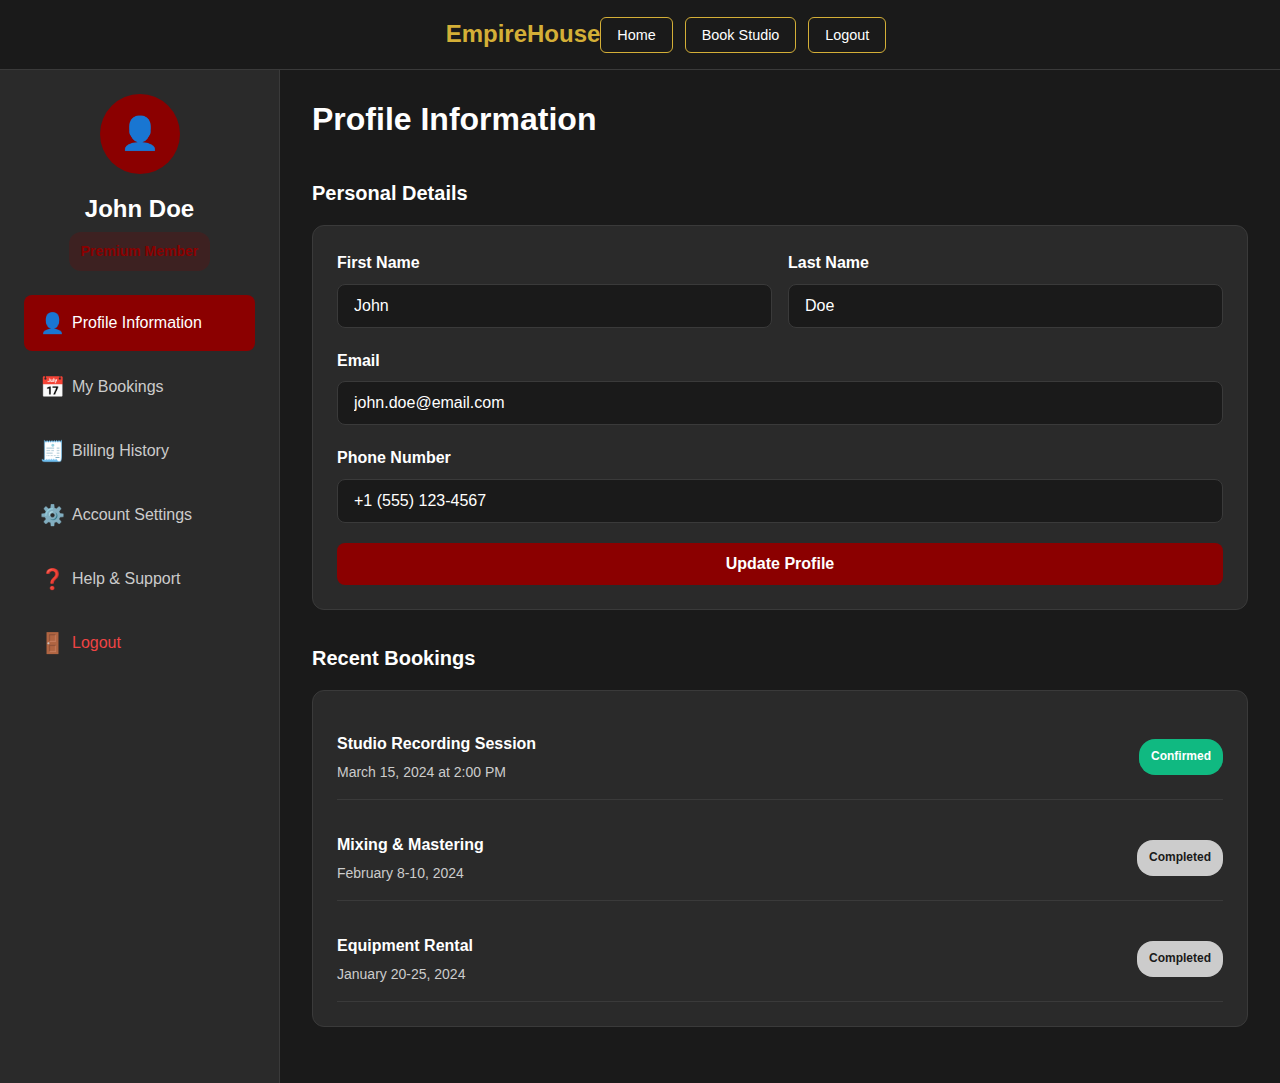
<file: profile.html>
<!DOCTYPE html>
<html lang="en">
<head>
    <meta charset="UTF-8">
    <meta name="viewport" content="width=device-width, initial-scale=1.0">
    <title>My Profile - Empire House</title>
    <style>
        * {
            margin: 0;
            padding: 0;
            box-sizing: border-box;
            font-family: 'Inter', 'Segoe UI', Tahoma, Geneva, Verdana, sans-serif;
        }

        :root {
            --primary-bg: #1A1A1A;
            --secondary-bg: #2A2A2A;
            --accent-gold: #D4AF37;
            --accent-red: #8B0000;
            --text-white: #FFFFFF;
            --text-light: #CCCCCC;
            --text-gray: #888888;
            --border-color: #3A3A3A;
            --success: #10B981;
            --error: #EF4444;
        }

        body {
            background-color: var(--primary-bg);
            color: var(--text-white);
            line-height: 1.6;
        }

        .container {
            max-width: 1200px;
            margin: 0 auto;
            padding: 0 20px;
        }

        /* Header Styles */
        header {
            background-color: var(--primary-bg);
            position: fixed;
            width: 100%;
            top: 0;
            z-index: 1000;
            height: 70px;
            display: flex;
            align-items: center;
            border-bottom: 1px solid var(--border-color);
        }

        .navbar {
            display: flex;
            justify-content: space-between;
            align-items: center;
            width: 100%;
        }

        .logo {
            display: flex;
            align-items: center;
            gap: 12px;
        }

        .logo-img {
            width: 40px;
            height: 40px;
            border-radius: 4px;
            background-image: url('https://images.unsplash.com/photo-1624895036835-6e7880ed118d?crop=entropy&cs=tinysrgb&fit=max&fm=jpg&ixid=M3w0NTYyMDF8MHwxfHJhbmRvbXx8fHx8fHx8fDE3NjE4MzQzMjV8&ixlib=rb-4.1.0&q=80&w=1080');
            background-size: cover;
            background-position: center;
        }

        .logo-text {
            font-size: 1.5rem;
            font-weight: bold;
            color: var(--accent-gold);
        }

        .nav-buttons {
            display: flex;
            gap: 12px;
        }

        .nav-btn {
            padding: 8px 16px;
            background: transparent;
            border: 1px solid var(--accent-gold);
            color: var(--text-white);
            border-radius: 6px;
            cursor: pointer;
            transition: all 0.3s ease;
            font-size: 0.9rem;
            height: 36px;
            display: flex;
            align-items: center;
            justify-content: center;
        }

        .nav-btn:hover {
            background: var(--accent-gold);
            color: var(--primary-bg);
        }

        .nav-btn.primary {
            background: var(--accent-red);
            border-color: var(--accent-red);
        }

        .nav-btn.primary:hover {
            background: #A52A2A;
            border-color: #A52A2A;
        }

        /* Profile Layout */
        .profile-container {
            display: flex;
            min-height: calc(100vh - 70px);
            margin-top: 70px;
        }

        /* Sidebar */
        .sidebar {
            width: 280px;
            background: var(--secondary-bg);
            border-right: 1px solid var(--border-color);
            padding: 24px;
        }

        .user-info {
            text-align: center;
            margin-bottom: 24px;
        }

        .user-avatar {
            width: 80px;
            height: 80px;
            background: var(--accent-red);
            border-radius: 50%;
            margin: 0 auto 16px;
            display: flex;
            align-items: center;
            justify-content: center;
            color: var(--text-white);
            font-size: 2rem;
        }

        .user-name {
            font-size: 1.5rem;
            font-weight: bold;
            margin-bottom: 4px;
        }

        .user-badge {
            background: rgba(139, 0, 0, 0.2);
            color: var(--accent-red);
            padding: 8px 12px;
            border-radius: 12px;
            font-size: 0.875rem;
            font-weight: 600;
            display: inline-block;
        }

        .nav-menu {
            display: flex;
            flex-direction: column;
            gap: 8px;
        }

        .nav-item {
            display: flex;
            align-items: center;
            gap: 12px;
            padding: 12px 16px;
            border-radius: 8px;
            cursor: pointer;
            transition: background 0.3s ease;
            text-decoration: none;
            color: var(--text-light);
        }

        .nav-item.active {
            background: var(--accent-red);
            color: var(--text-white);
        }

        .nav-item:not(.active):hover {
            background: rgba(255, 255, 255, 0.05);
        }

        .nav-item.logout {
            color: var(--error);
        }

        .nav-item.logout:hover {
            background: rgba(239, 68, 68, 0.1);
        }

        .nav-icon {
            font-size: 1.25rem;
            width: 20px;
            text-align: center;
        }

        /* Main Content */
        .main-content {
            flex: 1;
            padding: 24px 32px;
            overflow-y: auto;
        }

        .page-title {
            font-size: 2rem;
            font-weight: bold;
            margin-bottom: 32px;
        }

        .section {
            margin-bottom: 32px;
        }

        .section-title {
            font-size: 1.25rem;
            font-weight: 600;
            margin-bottom: 16px;
        }

        .form-card {
            background: var(--secondary-bg);
            border: 1px solid var(--border-color);
            border-radius: 12px;
            padding: 24px;
            margin-bottom: 24px;
        }

        .form-grid {
            display: grid;
            gap: 20px;
        }

        .form-row {
            display: grid;
            grid-template-columns: 1fr 1fr;
            gap: 16px;
        }

        .form-group {
            display: flex;
            flex-direction: column;
            gap: 8px;
        }

        .form-label {
            font-weight: 600;
            color: var(--text-white);
        }

        .form-input {
            padding: 12px 16px;
            background: var(--primary-bg);
            border: 1px solid var(--border-color);
            border-radius: 8px;
            color: var(--text-white);
            font-size: 1rem;
        }

        .form-input:focus {
            outline: none;
            border-color: var(--accent-gold);
        }

        .btn {
            padding: 12px 24px;
            border: none;
            border-radius: 8px;
            font-size: 1rem;
            font-weight: 600;
            cursor: pointer;
            transition: all 0.3s ease;
        }

        .btn-primary {
            background: var(--accent-red);
            color: var(--text-white);
        }

        .btn-primary:hover {
            background: #A52A2A;
        }

        /* Bookings Section */
        .bookings-list {
            display: flex;
            flex-direction: column;
            gap: 16px;
        }

        .booking-item {
            display: flex;
            justify-content: space-between;
            align-items: center;
            padding: 16px 0;
            border-bottom: 1px solid var(--border-color);
        }

        .booking-info h4 {
            font-weight: 600;
            margin-bottom: 4px;
        }

        .booking-info p {
            color: var(--text-light);
            font-size: 0.875rem;
        }

        .booking-status {
            padding: 8px 12px;
            border-radius: 16px;
            font-size: 0.75rem;
            font-weight: 600;
        }

        .status-confirmed {
            background: var(--success);
            color: var(--text-white);
        }

        .status-completed {
            background: var(--text-light);
            color: var(--primary-bg);
        }

        /* Responsive Design */
        @media (max-width: 768px) {
            .profile-container {
                flex-direction: column;
            }

            .sidebar {
                width: 100%;
                border-right: none;
                border-bottom: 1px solid var(--border-color);
            }

            .form-row {
                grid-template-columns: 1fr;
            }

            .nav-buttons {
                display: none;
            }
        }
    </style>
</head>
<body>
    <!-- Header -->
    <header>
        <div class="container">
            <nav class="navbar">
                <div class="logo">
                    <div class="logo-img"></div>
                    <div class="logo-text">EmpireHouse</div>
                </div>
                <div class="nav-buttons" id="loginButtons">
                    <button onclick="location.href='index.html'" class="nav-btn">Home</button>
                    <button onclick="location.href='booking.html'" class="nav-btn">Book Studio</button>
                    <button onclick="logout()" class="nav-btn">Logout</button>
                </div>
            </nav>
        </div>
    </header>

    <!-- Profile Content -->
    <div class="profile-container">
        <!-- Sidebar -->
        <div class="sidebar">
            <div class="user-info">
                <div class="user-avatar">👤</div>
                <div class="user-name">John Doe</div>
                <div class="user-badge">Premium Member</div>
            </div>
            
            <div class="nav-menu">
                <a href="#" class="nav-item active">
                    <span class="nav-icon">👤</span>
                    <span>Profile Information</span>
                </a>
                <a href="booking.html" class="nav-item">
                    <span class="nav-icon">📅</span>
                    <span>My Bookings</span>
                </a>
                <a href="#" class="nav-item">
                    <span class="nav-icon">🧾</span>
                    <span>Billing History</span>
                </a>
                <a href="#" class="nav-item">
                    <span class="nav-icon">⚙️</span>
                    <span>Account Settings</span>
                </a>
                <a href="#" class="nav-item">
                    <span class="nav-icon">❓</span>
                    <span>Help & Support</span>
                </a>
                <a href="index.html" class="nav-item logout">
                    <span class="nav-icon">🚪</span>
                    <span>Logout</span>
                </a>
            </div>
        </div>

        <!-- Main Content -->
        <div class="main-content">
            <h1 class="page-title">Profile Information</h1>
            
            <!-- Personal Details Section -->
            <div class="section">
                <h2 class="section-title">Personal Details</h2>
                <div class="form-card">
                    <form id="profileForm" class="form-grid">
                        <div class="form-row">
                            <div class="form-group">
                                <label for="firstName" class="form-label">First Name</label>
                                <input type="text" id="firstName" class="form-input" value="John" required>
                            </div>
                            <div class="form-group">
                                <label for="lastName" class="form-label">Last Name</label>
                                <input type="text" id="lastName" class="form-input" value="Doe" required>
                            </div>
                        </div>
                        
                        <div class="form-group">
                            <label for="email" class="form-label">Email</label>
                            <input type="email" id="email" class="form-input" value="john.doe@email.com" required>
                        </div>
                        
                        <div class="form-group">
                            <label for="phone" class="form-label">Phone Number</label>
                            <input type="tel" id="phone" class="form-input" value="+1 (555) 123-4567" required>
                        </div>
                        
                        <button type="submit" class="btn btn-primary">Update Profile</button>
                    </form>
                </div>
            </div>

            <!-- Recent Bookings Section -->
            <div class="section">
                <h2 class="section-title">Recent Bookings</h2>
                <div class="form-card">
                    <div class="bookings-list">
                        <!-- Booking 1 -->
                        <div class="booking-item">
                            <div class="booking-info">
                                <h4>Studio Recording Session</h4>
                                <p>March 15, 2024 at 2:00 PM</p>
                            </div>
                            <div class="booking-status status-confirmed">Confirmed</div>
                        </div>
                        
                        <!-- Booking 2 -->
                        <div class="booking-item">
                            <div class="booking-info">
                                <h4>Mixing & Mastering</h4>
                                <p>February 8-10, 2024</p>
                            </div>
                            <div class="booking-status status-completed">Completed</div>
                        </div>
                        
                        <!-- Booking 3 -->
                        <div class="booking-item">
                            <div class="booking-info">
                                <h4>Equipment Rental</h4>
                                <p>January 20-25, 2024</p>
                            </div>
                            <div class="booking-status status-completed">Completed</div>
                        </div>
                    </div>
                </div>
            </div>
        </div>
    </div>

    <script>
        // Profile form handling
        document.getElementById('profileForm').addEventListener('submit', function(e) {
            e.preventDefault();
            
            // Get form values
            const firstName = document.getElementById('firstName').value;
            const lastName = document.getElementById('lastName').value;
            const email = document.getElementById('email').value;
            const phone = document.getElementById('phone').value;
            
            // Simulate profile update
            alert('Profile updated successfully!');
            
            // In a real app, you would send this data to your backend
            console.log('Profile updated:', { firstName, lastName, email, phone });
        });

        // Logout function
        function logout() {
            if (confirm('Are you sure you want to logout?')) {
                // In a real app, you would clear authentication tokens
                // and redirect to login page
                window.location.href = 'index.html';
            }
        }

        // Mobile menu toggle (for future implementation)
        function toggleMobileMenu() {
            const sidebar = document.querySelector('.sidebar');
            sidebar.classList.toggle('mobile-open');
        }
    </script>
</body>
</html>
</file>
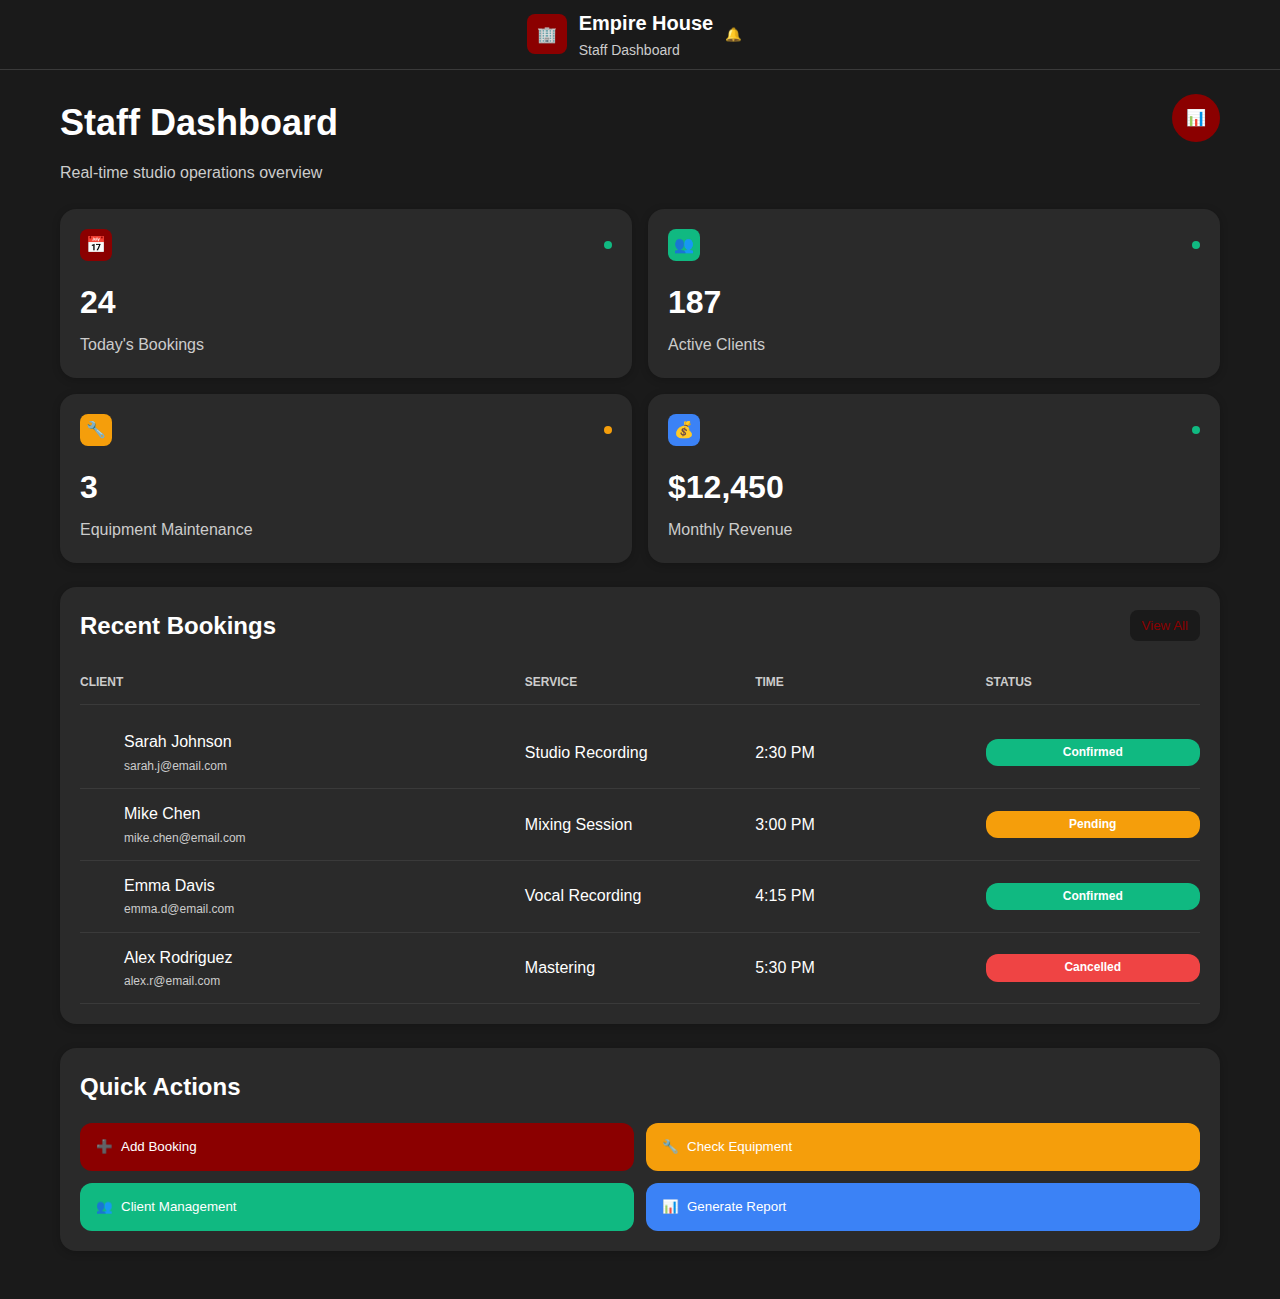
<file: staff-dashboard.html>
<!DOCTYPE html>
<html lang="en">
<head>
    <meta charset="UTF-8">
    <meta name="viewport" content="width=device-width, initial-scale=1.0">
    <title>Staff Dashboard - Empire House</title>
    <style>
        * {
            margin: 0;
            padding: 0;
            box-sizing: border-box;
            font-family: 'Inter', 'Segoe UI', Tahoma, Geneva, Verdana, sans-serif;
        }

        :root {
            --primary-bg: #1A1A1A;
            --secondary-bg: #2A2A2A;
            --accent-gold: #D4AF37;
            --accent-red: #8B0000;
            --text-white: #FFFFFF;
            --text-light: #CCCCCC;
            --text-gray: #888888;
            --border-color: #3A3A3A;
            --success: #10B981;
            --warning: #F59E0B;
            --info: #3B82F6;
            --error: #EF4444;
        }

        body {
            background-color: var(--primary-bg);
            color: var(--text-white);
            line-height: 1.6;
        }

        .container {
            max-width: 1200px;
            margin: 0 auto;
            padding: 0 20px;
        }

        /* Header Styles */
        header {
            background-color: var(--primary-bg);
            position: fixed;
            width: 100%;
            top: 0;
            z-index: 1000;
            height: 70px;
            display: flex;
            align-items: center;
            border-bottom: 1px solid var(--border-color);
        }

        .navbar {
            display: flex;
            justify-content: space-between;
            align-items: center;
            width: 100%;
        }

        .logo-section {
            display: flex;
            align-items: center;
            gap: 12px;
        }

        .logo-icon {
            width: 40px;
            height: 40px;
            background: var(--accent-red);
            border-radius: 8px;
            display: flex;
            align-items: center;
            justify-content: center;
            color: var(--text-white);
        }

        .logo-text {
            display: flex;
            flex-direction: column;
        }

        .logo-title {
            font-size: 1.25rem;
            font-weight: bold;
            color: var(--text-white);
        }

        .logo-subtitle {
            font-size: 0.875rem;
            color: var(--text-light);
        }

        .nav-actions {
            display: flex;
            gap: 8px;
            align-items: center;
        }

        .icon-btn {
            width: 40px;
            height: 40px;
            border-radius: 20px;
            background: transparent;
            border: none;
            color: var(--text-white);
            cursor: pointer;
            display: flex;
            align-items: center;
            justify-content: center;
            transition: background 0.3s ease;
        }

        .icon-btn:hover {
            background: var(--secondary-bg);
        }

        /* Main Content */
        .main-content {
            margin-top: 70px;
            padding: 24px 0;
        }

        .dashboard-header {
            display: flex;
            justify-content: space-between;
            align-items: flex-start;
            margin-bottom: 24px;
        }

        .header-text h1 {
            font-size: 2.25rem;
            font-weight: bold;
            margin-bottom: 8px;
        }

        .header-text p {
            color: var(--text-light);
            font-size: 1rem;
        }

        .dashboard-icon {
            width: 48px;
            height: 48px;
            background: var(--accent-red);
            border-radius: 50%;
            display: flex;
            align-items: center;
            justify-content: center;
            color: var(--text-white);
        }

        /* Stats Grid */
        .stats-grid {
            display: grid;
            grid-template-columns: repeat(2, 1fr);
            gap: 16px;
            margin-bottom: 24px;
        }

        .stat-card {
            background: var(--secondary-bg);
            border-radius: 16px;
            padding: 20px;
            box-shadow: 0 2px 8px rgba(0,0,0,0.2);
            transition: transform 0.3s ease;
        }

        .stat-card:hover {
            transform: translateY(-2px);
        }

        .stat-header {
            display: flex;
            justify-content: space-between;
            align-items: center;
            margin-bottom: 16px;
        }

        .stat-icon {
            width: 32px;
            height: 32px;
            border-radius: 8px;
            display: flex;
            align-items: center;
            justify-content: center;
            color: var(--text-white);
        }

        .status-dot {
            width: 8px;
            height: 8px;
            border-radius: 50%;
            background: var(--success);
        }

        .stat-content h2 {
            font-size: 2rem;
            font-weight: bold;
            margin-bottom: 4px;
        }

        .stat-content p {
            color: var(--text-light);
            font-weight: 500;
        }

        /* Bookings Section */
        .section-card {
            background: var(--secondary-bg);
            border-radius: 16px;
            padding: 20px;
            box-shadow: 0 2px 8px rgba(0,0,0,0.2);
            margin-bottom: 24px;
        }

        .section-header {
            display: flex;
            justify-content: space-between;
            align-items: center;
            margin-bottom: 16px;
        }

        .section-title {
            font-size: 1.5rem;
            font-weight: 600;
        }

        .view-all-btn {
            padding: 8px 12px;
            background: var(--primary-bg);
            color: var(--accent-red);
            border: none;
            border-radius: 8px;
            font-weight: 500;
            cursor: pointer;
            transition: background 0.3s ease;
        }

        .view-all-btn:hover {
            background: var(--border-color);
        }

        .table-header {
            display: grid;
            grid-template-columns: 2fr 1fr 1fr 1fr;
            gap: 16px;
            padding: 12px 0;
            border-bottom: 1px solid var(--border-color);
            margin-bottom: 12px;
        }

        .table-header span {
            font-size: 0.75rem;
            font-weight: 600;
            color: var(--text-light);
            text-transform: uppercase;
        }

        .booking-row {
            display: grid;
            grid-template-columns: 2fr 1fr 1fr 1fr;
            gap: 16px;
            padding: 12px 0;
            border-bottom: 1px solid var(--border-color);
            align-items: center;
        }

        .client-info {
            display: flex;
            align-items: center;
            gap: 12px;
        }

        .client-avatar {
            width: 32px;
            height: 32px;
            border-radius: 50%;
            background-size: cover;
            background-position: center;
        }

        .client-details h4 {
            font-weight: 500;
            margin-bottom: 2px;
        }

        .client-details p {
            font-size: 0.75rem;
            color: var(--text-light);
        }

        .service-name, .booking-time {
            font-weight: 500;
        }

        .status-badge {
            padding: 4px 8px;
            border-radius: 12px;
            font-size: 0.75rem;
            font-weight: 600;
            text-align: center;
        }

        .status-confirmed {
            background: var(--success);
            color: var(--text-white);
        }

        .status-pending {
            background: var(--warning);
            color: var(--text-white);
        }

        .status-cancelled {
            background: var(--error);
            color: var(--text-white);
        }

        /* Quick Actions */
        .actions-grid {
            display: grid;
            grid-template-columns: repeat(2, 1fr);
            gap: 12px;
        }

        .action-btn {
            display: flex;
            align-items: center;
            gap: 8px;
            padding: 12px 16px;
            background: var(--accent-red);
            color: var(--text-white);
            border: none;
            border-radius: 12px;
            font-weight: 500;
            cursor: pointer;
            transition: background 0.3s ease;
            height: 48px;
        }

        .action-btn:hover {
            background: #A52A2A;
        }

        .action-btn.orange {
            background: var(--warning);
        }

        .action-btn.orange:hover {
            background: #D97706;
        }

        .action-btn.green {
            background: var(--success);
        }

        .action-btn.green:hover {
            background: #059669;
        }

        .action-btn.blue {
            background: var(--info);
        }

        .action-btn.blue:hover {
            background: #2563EB;
        }

        /* Responsive Design */
        @media (max-width: 768px) {
            .stats-grid {
                grid-template-columns: 1fr;
            }

            .actions-grid {
                grid-template-columns: 1fr;
            }

            .booking-row {
                grid-template-columns: 1fr;
                gap: 8px;
            }

            .table-header {
                display: none;
            }

            .dashboard-header {
                flex-direction: column;
                gap: 16px;
            }
        }
    </style>
</head>
<body>
    <!-- Header -->
    <header>
        <div class="container">
            <nav class="navbar">
                <div class="logo-section">
                    <div class="logo-icon">
                        <span>🏢</span>
                    </div>
                    <div class="logo-text">
                        <div class="logo-title">Empire House</div>
                        <div class="logo-subtitle">Staff Dashboard</div>
                    </div>
                </div>
                <div class="nav-actions">
                    <button class="icon-btn" onclick="location.href='notifications.html'">
                        <span>🔔</span>
                    </button>
                </div>
            </nav>
        </div>
    </header>

    <!-- Main Content -->
    <div class="main-content">
        <div class="container">
            <!-- Dashboard Header -->
            <div class="dashboard-header">
                <div class="header-text">
                    <h1>Staff Dashboard</h1>
                    <p>Real-time studio operations overview</p>
                </div>
                <div class="dashboard-icon">
                    <span>📊</span>
                </div>
            </div>

            <!-- Stats Grid -->
            <div class="stats-grid">
                <!-- Today's Bookings -->
                <div class="stat-card">
                    <div class="stat-header">
                        <div class="stat-icon" style="background: var(--accent-red);">
                            <span>📅</span>
                        </div>
                        <div class="status-dot"></div>
                    </div>
                    <div class="stat-content">
                        <h2>24</h2>
                        <p>Today's Bookings</p>
                    </div>
                </div>

                <!-- Active Clients -->
                <div class="stat-card">
                    <div class="stat-header">
                        <div class="stat-icon" style="background: var(--success);">
                            <span>👥</span>
                        </div>
                        <div class="status-dot"></div>
                    </div>
                    <div class="stat-content">
                        <h2>187</h2>
                        <p>Active Clients</p>
                    </div>
                </div>

                <!-- Equipment Maintenance -->
                <div class="stat-card">
                    <div class="stat-header">
                        <div class="stat-icon" style="background: var(--warning);">
                            <span>🔧</span>
                        </div>
                        <div class="status-dot" style="background: var(--warning);"></div>
                    </div>
                    <div class="stat-content">
                        <h2>3</h2>
                        <p>Equipment Maintenance</p>
                    </div>
                </div>

                <!-- Monthly Revenue -->
                <div class="stat-card">
                    <div class="stat-header">
                        <div class="stat-icon" style="background: var(--info);">
                            <span>💰</span>
                        </div>
                        <div class="status-dot"></div>
                    </div>
                    <div class="stat-content">
                        <h2>$12,450</h2>
                        <p>Monthly Revenue</p>
                    </div>
                </div>
            </div>

            <!-- Recent Bookings -->
            <div class="section-card">
                <div class="section-header">
                    <h2 class="section-title">Recent Bookings</h2>
                    <button class="view-all-btn">View All</button>
                </div>

                <div class="table-header">
                    <span>CLIENT</span>
                    <span>SERVICE</span>
                    <span>TIME</span>
                    <span>STATUS</span>
                </div>

                <!-- Booking 1 -->
                <div class="booking-row">
                    <div class="client-info">
                        <div class="client-avatar" style="background-image: url('https://images.unsplash.com/photo-1612310595736-9e2a8c1d676a?crop=entropy&cs=tinysrgb&fit=max&fm=jpg&ixid=M3w0NTYyMDF8MHwxfHJhbmRvbXx8fHx8fHx8fDE3NjE4MjgyNTl8&ixlib=rb-4.1.0&q=80&w=1080');"></div>
                        <div class="client-details">
                            <h4>Sarah Johnson</h4>
                            <p>sarah.j@email.com</p>
                        </div>
                    </div>
                    <div class="service-name">Studio Recording</div>
                    <div class="booking-time">2:30 PM</div>
                    <div class="status-badge status-confirmed">Confirmed</div>
                </div>

                <!-- Booking 2 -->
                <div class="booking-row">
                    <div class="client-info">
                        <div class="client-avatar" style="background-image: url('https://images.unsplash.com/photo-1600818272779-cfa6145222f0?crop=entropy&cs=tinysrgb&fit=max&fm=jpg&ixid=M3w0NTYyMDF8MHwxfHJhbmRvbXx8fHx8fHx8fDE3NjE4MjgyNTl8&ixlib=rb-4.1.0&q=80&w=1080');"></div>
                        <div class="client-details">
                            <h4>Mike Chen</h4>
                            <p>mike.chen@email.com</p>
                        </div>
                    </div>
                    <div class="service-name">Mixing Session</div>
                    <div class="booking-time">3:00 PM</div>
                    <div class="status-badge status-pending">Pending</div>
                </div>

                <!-- Booking 3 -->
                <div class="booking-row">
                    <div class="client-info">
                        <div class="client-avatar" style="background-image: url('https://images.unsplash.com/photo-1741392076269-471898558663?crop=entropy&cs=tinysrgb&fit=max&fm=jpg&ixid=M3w0NTYyMDF8MHwxfHJhbmRvbXx8fHx8fHx8fDE3NjE4MjgyNTl8&ixlib=rb-4.1.0&q=80&w=1080');"></div>
                        <div class="client-details">
                            <h4>Emma Davis</h4>
                            <p>emma.d@email.com</p>
                        </div>
                    </div>
                    <div class="service-name">Vocal Recording</div>
                    <div class="booking-time">4:15 PM</div>
                    <div class="status-badge status-confirmed">Confirmed</div>
                </div>

                <!-- Booking 4 -->
                <div class="booking-row">
                    <div class="client-info">
                        <div class="client-avatar" style="background-image: url('https://images.unsplash.com/photo-1621760736963-6aa6412b58ce?crop=entropy&cs=tinysrgb&fit=max&fm=jpg&ixid=M3w0NTYyMDF8MHwxfHJhbmRvbXx8fHx8fHx8fDE3NjE4MjgyNjB8&ixlib=rb-4.1.0&q=80&w=1080');"></div>
                        <div class="client-details">
                            <h4>Alex Rodriguez</h4>
                            <p>alex.r@email.com</p>
                        </div>
                    </div>
                    <div class="service-name">Mastering</div>
                    <div class="booking-time">5:30 PM</div>
                    <div class="status-badge status-cancelled">Cancelled</div>
                </div>
            </div>

            <!-- Quick Actions -->
            <div class="section-card">
                <div class="section-header">
                    <h2 class="section-title">Quick Actions</h2>
                </div>
                <div class="actions-grid">
                    <button class="action-btn" onclick="location.href='booking.html'">
                        <span>➕</span>
                        Add Booking
                    </button>
                    <button class="action-btn orange" onclick="location.href='rentals.html'">
                        <span>🔧</span>
                        Check Equipment
                    </button>
                    <button class="action-btn green" onclick="location.href='profile.html'">
                        <span>👥</span>
                        Client Management
                    </button>
                    <button class="action-btn blue" onclick="location.href='notifications.html'">
                        <span>📊</span>
                        Generate Report
                    </button>
                </div>
            </div>
        </div>
    </div>

    <script>
        // Simple navigation and interaction handlers
        document.addEventListener('DOMContentLoaded', function() {
            // Add any dashboard-specific functionality here
            console.log('Staff Dashboard loaded');
            
            // Example: Refresh stats every 30 seconds
            setInterval(() => {
                // In a real app, this would fetch updated data from the server
                console.log('Refreshing dashboard data...');
            }, 30000);
        });
    </script>
</body>
</html>
</file>
